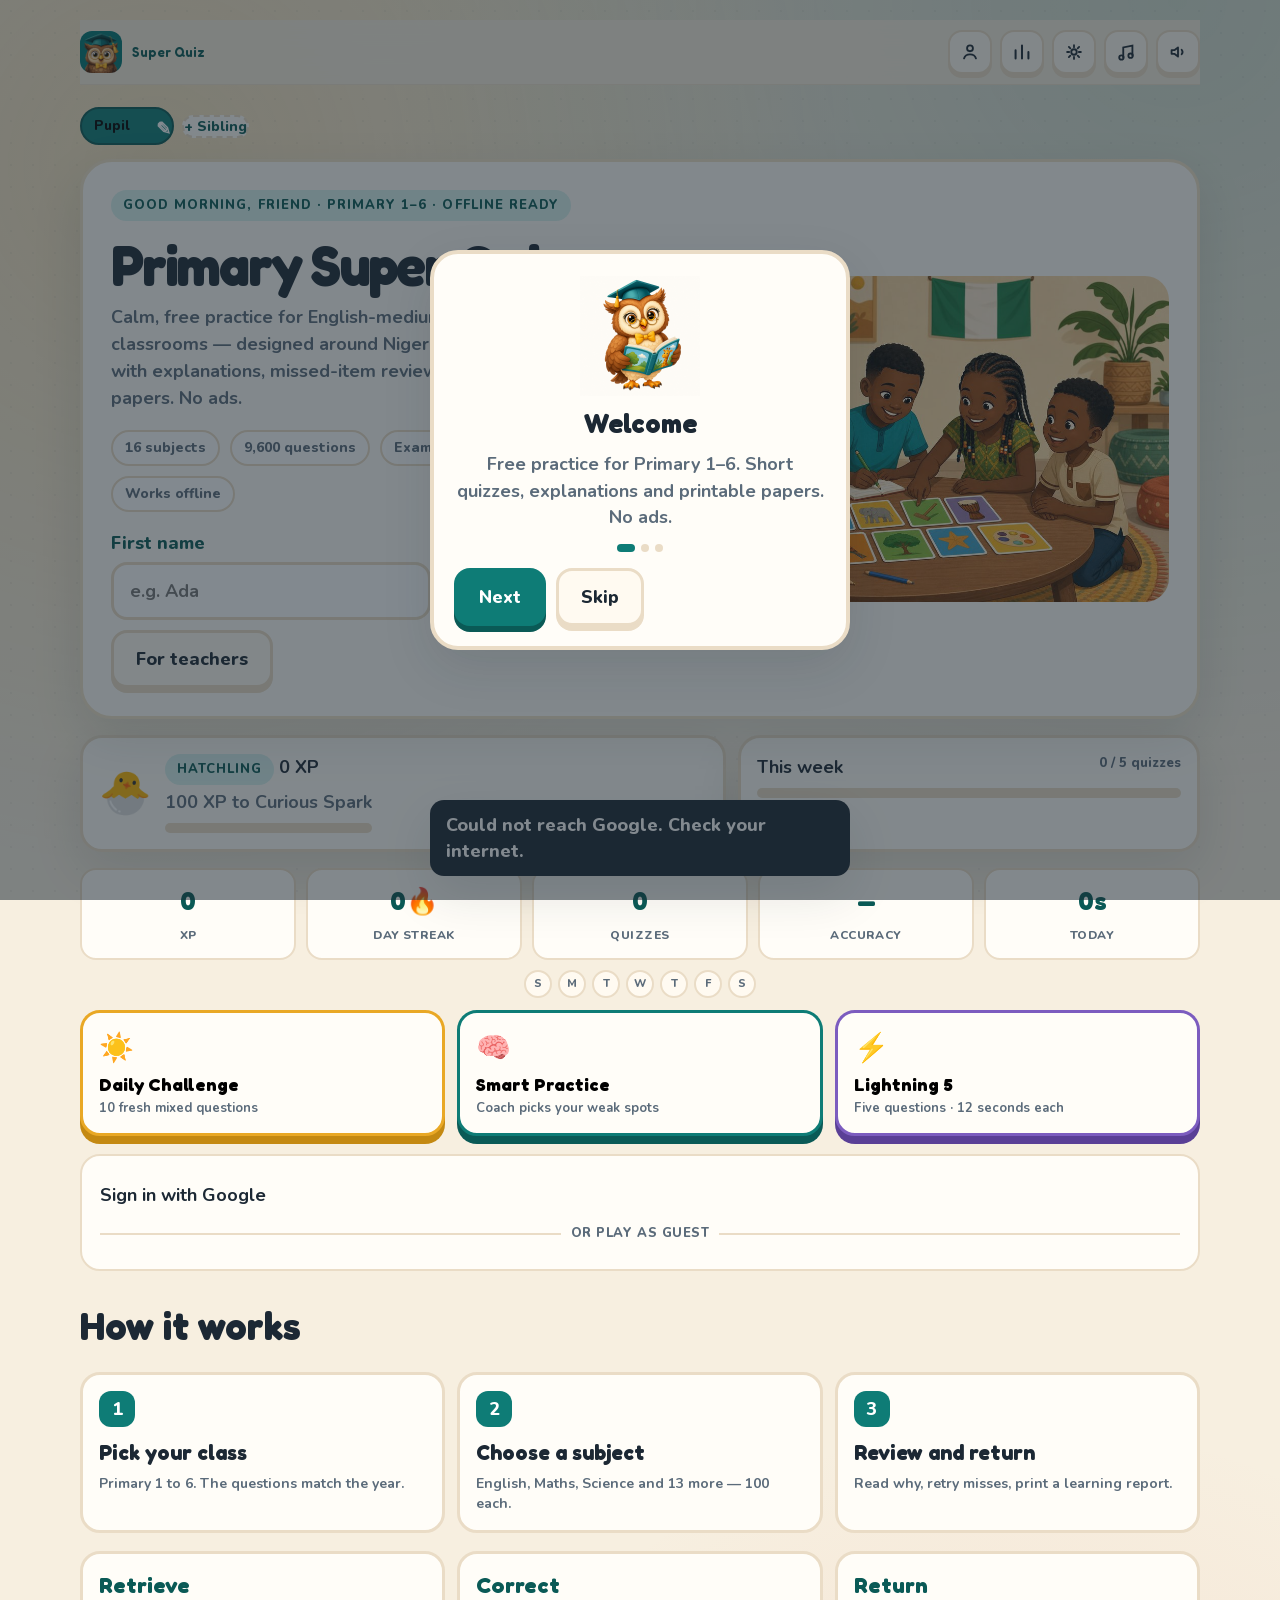
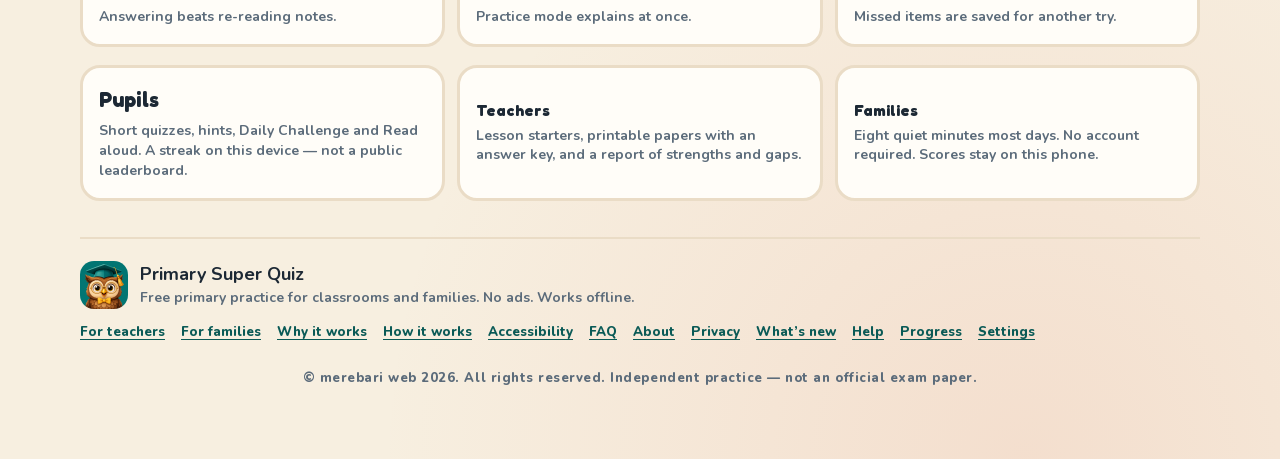
<file: index.html>
<!DOCTYPE html>
<html lang="en-NG">
<head>
  <meta charset="UTF-8">
  <meta name="viewport" content="width=device-width, initial-scale=1, viewport-fit=cover">
  <title>Primary Super Quiz · Primary 1–6 practice for classrooms</title>
  <meta name="description" content="Free English-medium primary practice (Primary 1–6, ages 6–12): 16 subjects, 9,600 questions, explanations, printable papers and teacher reports. Designed for Nigerian classrooms. No ads. Works offline.">
  <meta name="author" content="merebari web">
  <meta name="copyright" content="© merebari web 2026. All rights reserved.">
  <meta name="theme-color" content="#0e7c76">
  <meta name="color-scheme" content="light dark">
  <meta name="format-detection" content="telephone=no">
  <meta name="apple-mobile-web-app-capable" content="yes">
  <meta name="mobile-web-app-capable" content="yes">
  <meta name="apple-mobile-web-app-title" content="Super Quiz">
  <meta name="apple-mobile-web-app-status-bar-style" content="default">
  <link rel="canonical" href="https://merebari7-web.github.io/primary-super-quiz/">
  <meta property="og:type" content="website">
  <meta property="og:locale" content="en_NG">
  <meta property="og:site_name" content="Primary Super Quiz">
  <meta property="og:title" content="Primary Super Quiz · Primary 1–6 practice">
  <meta property="og:description" content="Free classroom practice: 9,600 questions, explanations, printable papers and learning reports. No ads. Works offline.">
  <meta property="og:url" content="https://merebari7-web.github.io/primary-super-quiz/">
  <meta property="og:image" content="https://merebari7-web.github.io/primary-super-quiz/images/og.jpg">
  <meta name="twitter:card" content="summary_large_image">
  <meta name="twitter:title" content="Primary Super Quiz · Primary 1–6 practice">
  <meta name="twitter:description" content="Free classroom practice: 9,600 questions, printable papers, no ads, works offline.">
  <meta name="twitter:image" content="https://merebari7-web.github.io/primary-super-quiz/images/og.jpg">
  <link rel="manifest" href="manifest.json">
  <link rel="icon" href="images/favicon-32.png" type="image/png" sizes="32x32">
  <link rel="icon" href="images/favicon.png" type="image/png" sizes="48x48">
  <link rel="icon" href="images/icon-192.png" type="image/png" sizes="192x192">
  <link rel="apple-touch-icon" href="images/apple-touch.png" sizes="180x180">
  <link rel="apple-touch-startup-image" href="images/splash-1170.png">
  <link rel="preconnect" href="https://accounts.google.com">
  <link rel="preload" href="fonts/nunito-700.woff2" as="font" type="font/woff2" crossorigin>
  <link rel="preload" href="fonts/fredoka-700.woff2" as="font" type="font/woff2" crossorigin>
  <link rel="preload" href="images/icon-192.png" as="image">
  <link rel="stylesheet" href="css/style.css">
  <script>window.psqBootAt=Date.now()</script>
  <style>
    #boot{position:fixed;inset:0;z-index:300;display:grid;place-items:center;align-content:center;gap:12px;text-align:center;background:#f7efe0;color:#0a5a56;font-family:Nunito,"Segoe UI",sans-serif;padding:32px 20px}
    #boot img{width:112px;height:112px;border-radius:28px;object-fit:cover;box-shadow:0 18px 40px rgba(14,124,118,.22)}
    #boot .boot-title{margin:0;font-family:Fredoka,"Trebuchet MS",sans-serif;font-size:28px;font-weight:700}
    #boot .boot-sub{margin:0;font-weight:700;color:#5b6b7a;font-size:16px}
    #boot .spinner{width:42px;height:42px;border:4px solid #eadcc6;border-top-color:#0e7c76;border-radius:50%;animation:psq-spin .7s linear infinite}
    #boot.out{opacity:0;pointer-events:none;transition:opacity .4s ease}
    @keyframes psq-spin{to{transform:rotate(360deg)}}
    @media (prefers-color-scheme:dark){
      #boot{background:#121820;color:#3ecfc6}
      #boot .boot-sub{color:#9aabbb}
      #boot .spinner{border-color:#2c3a4a;border-top-color:#3ecfc6}
    }
    @media (prefers-reduced-motion:reduce){#boot .spinner{animation:none}#boot.out{transition:none}}
  </style>
  <script type="application/ld+json">
  {
    "@context": "https://schema.org",
    "@type": "WebApplication",
    "name": "Primary Super Quiz",
    "url": "https://merebari7-web.github.io/primary-super-quiz/",
    "description": "Free English-medium primary practice for Primary 1–6: 16 subjects, 9,600 questions, explanations and printable teacher reports.",
    "applicationCategory": "EducationalApplication",
    "operatingSystem": "Any",
    "inLanguage": "en-NG",
    "isAccessibleForFree": true,
    "offers": { "@type": "Offer", "price": "0", "priceCurrency": "NGN" },
    "creator": { "@type": "Organization", "name": "merebari web" },
    "audience": [
      { "@type": "EducationalAudience", "educationalRole": "student" },
      { "@type": "EducationalAudience", "educationalRole": "teacher" }
    ]
  }
  </script>
  <script type="application/ld+json">
  {
    "@context": "https://schema.org",
    "@type": "FAQPage",
    "mainEntity": [
      {
        "@type": "Question",
        "name": "Is Primary Super Quiz free?",
        "acceptedAnswer": { "@type": "Answer", "text": "Yes. Pupils and teachers may use the live quiz. Do not copy or republish the questions or pictures." }
      },
      {
        "@type": "Question",
        "name": "Does it work without internet?",
        "acceptedAnswer": { "@type": "Answer", "text": "After the first visit, the app and saved questions stay on the device." }
      },
      {
        "@type": "Question",
        "name": "Is this an official exam?",
        "acceptedAnswer": { "@type": "Answer", "text": "No. It is practice only, not an official NERDC or common-entrance paper." }
      }
    ]
  }
  </script>
</head>
<body>
  <a class="skip-link" href="#app">Skip to content</a>
  <div id="boot" role="status" aria-live="polite" aria-label="Loading Primary Super Quiz">
    <img src="images/icon-192.png" width="112" height="112" alt="">
    <p class="boot-title">Primary Super Quiz</p>
    <p class="boot-sub">Getting the classroom ready…</p>
    <div class="spinner" aria-hidden="true"></div>
  </div>
  <div id="app" tabindex="-1" role="main"></div>
  <canvas id="confetti" aria-hidden="true"></canvas>
  <noscript>
    <main class="wrap">
      <h1>Primary Super Quiz</h1>
      <p>This practice site needs JavaScript. Turn it on to play 9,600 Nigerian Primary 1–6 questions.</p>
    </main>
  </noscript>
  <script src="js/config.js"></script>
  <script src="js/app.js"></script>
</body>
</html>
</file>
<file: css/style.css>
@font-face {
  font-family: "Fredoka";
  font-style: normal;
  font-weight: 600;
  font-display: swap;
  src: url("../fonts/fredoka-600.woff2") format("woff2");
}
@font-face {
  font-family: "Fredoka";
  font-style: normal;
  font-weight: 700;
  font-display: swap;
  src: url("../fonts/fredoka-700.woff2") format("woff2");
}
@font-face {
  font-family: "Nunito";
  font-style: normal;
  font-weight: 700;
  font-display: swap;
  src: url("../fonts/nunito-700.woff2") format("woff2");
}
@font-face {
  font-family: "Nunito";
  font-style: normal;
  font-weight: 800;
  font-display: swap;
  src: url("../fonts/nunito-800.woff2") format("woff2");
}

:root {
  --cream: #f7efe0;
  --paper: #fffaf1;
  --ink: #1c2834;
  --muted: #5b6b7a;
  --line: #eadcc6;
  --teal: #0e7c76;
  --teal-dark: #0a5a56;
  --teal-soft: #d7f1ee;
  --sun: #e9a825;
  --sun-soft: #ffe9b5;
  --coral: #e07a5f;
  --coral-soft: #fde4dc;
  --leaf: #3d8b6e;
  --sky: #3d8ea8;
  --indigo: #3d4f8b;
  --card: #fffdf8;
  --shadow: 0 18px 50px rgba(28, 40, 52, 0.12);
  --radius: 22px;
  --font-ui: "Nunito", "Segoe UI", "Helvetica Neue", sans-serif;
  --font-display: "Fredoka", "Trebuchet MS", "Segoe UI", sans-serif;
}

* { box-sizing: border-box; margin: 0; padding: 0; }

html { scroll-behavior: smooth; }
html, body {
  min-height: 100%;
  background: var(--cream);
  color: var(--ink);
  font-family: var(--font-ui);
  font-size: 18px;
  line-height: 1.45;
}
::selection { background: var(--teal-soft); color: var(--teal-dark); }
:focus-visible {
  outline: 3px solid var(--teal);
  outline-offset: 3px;
}
.skip-link {
  position: absolute;
  left: 12px;
  top: -48px;
  z-index: 200;
  background: var(--teal);
  color: #fff;
  font-weight: 800;
  padding: 10px 14px;
  border-radius: 12px;
}
.skip-link:focus { top: 12px; }

body {
  background-image:
    radial-gradient(circle at 12% 8%, rgba(233, 168, 37, 0.18), transparent 32%),
    radial-gradient(circle at 92% 0%, rgba(14, 124, 118, 0.16), transparent 34%),
    radial-gradient(circle at 80% 100%, rgba(224, 122, 95, 0.14), transparent 28%);
}

body::before {
  content: "";
  position: fixed;
  inset: 0;
  pointer-events: none;
  background-image: radial-gradient(rgba(28, 40, 52, 0.045) 1px, transparent 1px);
  background-size: 22px 22px;
  z-index: 0;
}

#app { position: relative; z-index: 1; min-height: 100vh; }

.boot-splash {
  min-height: 100vh;
  min-height: 100dvh;
  display: grid;
  place-items: center;
  align-content: center;
  gap: 10px;
  text-align: center;
  padding: 32px 20px;
}
.boot-mark {
  width: 112px;
  height: 112px;
  border-radius: 28px;
  object-fit: cover;
  box-shadow: var(--shadow);
}
.boot-title {
  font-family: var(--font-display);
  font-size: 28px;
  color: var(--teal-dark);
  font-weight: 700;
}
.boot-sub {
  color: var(--muted);
  font-weight: 700;
  font-size: 16px;
}
@media (prefers-color-scheme: dark) {
  html:not([data-theme="light"]) .boot-title { color: #3ecfc6; }
}

button, input { font-family: inherit; }

button {
  cursor: pointer;
  border: 0;
  background: none;
}

img, canvas#confetti {
  max-width: 100%;
  display: block;
  -webkit-user-drag: none;
  user-select: none;
  -webkit-user-select: none;
  -webkit-touch-callout: none;
  pointer-events: none;
}
.hero-art::after {
  content: "";
  position: absolute;
  inset: 0;
}

.wrap {
  width: min(1120px, calc(100% - 32px));
  margin: 0 auto;
  padding: max(20px, env(safe-area-inset-top)) 0 max(64px, env(safe-area-inset-bottom));
}

.topbar {
  display: flex;
  align-items: center;
  justify-content: space-between;
  gap: 12px;
  margin-bottom: 22px;
  position: sticky;
  top: 0;
  z-index: 30;
  padding: 10px 0;
  background: color-mix(in srgb, var(--cream) 88%, transparent);
  backdrop-filter: blur(12px);
}

.brand {
  display: flex;
  align-items: center;
  gap: 10px;
  font-family: var(--font-display);
  font-weight: 600;
  color: var(--teal-dark);
}

.mascot-float,
.cert-owl,
.result img {
  mix-blend-mode: multiply;
}
.brand img { width: 42px; height: 42px; object-fit: cover; border-radius: 12px; }
.ico-svg { width: 22px; height: 22px; display: block; }

.icon-btn {
  width: 44px;
  height: 44px;
  border-radius: 14px;
  background: var(--paper);
  border: 2px solid var(--line);
  color: var(--ink);
  display: grid;
  place-items: center;
  font-size: 18px;
  box-shadow: 0 4px 0 var(--line);
}

.icon-btn:hover { transform: translateY(-1px); }
.icon-btn:active { transform: translateY(2px); box-shadow: none; }
.icon-btn.off { opacity: 0.38; }

.ghost-row { display: flex; gap: 8px; align-items: center; }

/* HOME */
.hero {
  display: grid;
  grid-template-columns: 1.05fr 0.95fr;
  gap: 28px;
  align-items: center;
  background: var(--card);
  border: 3px solid #f0e2c8;
  border-radius: 32px;
  padding: 28px;
  box-shadow: var(--shadow);
}

.kicker {
  display: inline-flex;
  align-items: center;
  gap: 8px;
  background: var(--teal-soft);
  color: var(--teal-dark);
  font-weight: 800;
  font-size: 13px;
  letter-spacing: 0.08em;
  text-transform: uppercase;
  padding: 6px 12px;
  border-radius: 999px;
  margin-bottom: 14px;
}

h1 {
  font-family: var(--font-display);
  font-size: clamp(34px, 5vw, 56px);
  line-height: 1.05;
  letter-spacing: -0.03em;
  margin-bottom: 10px;
}

.lead { color: var(--muted); font-size: 18px; max-width: 42ch; }

.hero-art {
  position: relative;
  border-radius: 24px;
  overflow: hidden;
  background: #f3e6cf;
  min-height: 260px;
}

.hero-art img {
  width: 100%;
  height: 100%;
  object-fit: cover;
  min-height: 260px;
}

.home-panel {
  margin-top: 18px;
  background: var(--card);
  border: 3px solid var(--line);
  border-radius: 28px;
  padding: 22px;
  box-shadow: var(--shadow);
}

label.field {
  display: block;
  font-weight: 800;
  margin-bottom: 8px;
  color: var(--teal-dark);
}

input[type="text"] {
  width: 100%;
  max-width: 420px;
  border: 3px solid var(--line);
  background: #fff;
  border-radius: 16px;
  padding: 14px 16px;
  font-size: 18px;
  font-weight: 700;
  color: var(--ink);
  outline: none;
}

input[type="text"]:focus { border-color: var(--teal); box-shadow: 0 0 0 4px var(--teal-soft); }

.btn {
  display: inline-flex;
  align-items: center;
  justify-content: center;
  gap: 8px;
  border-radius: 16px;
  padding: 14px 22px;
  font-weight: 800;
  font-size: 18px;
  border: 3px solid transparent;
  transition: transform 0.12s ease, box-shadow 0.12s ease;
}

.btn:hover { transform: translateY(-2px); }
.btn:active { transform: translateY(1px); }

.btn-primary {
  background: var(--teal);
  color: white;
  box-shadow: 0 6px 0 var(--teal-dark);
}

.btn-primary:hover { background: #109089; }

.btn-sun {
  background: var(--sun);
  color: #3b2a08;
  box-shadow: 0 6px 0 #c48912;
}

.btn-ghost {
  background: var(--paper);
  border-color: var(--line);
  color: var(--ink);
  box-shadow: 0 5px 0 var(--line);
}

.btn-coral {
  background: var(--coral);
  color: white;
  box-shadow: 0 6px 0 #c45d45;
}

.stats {
  display: flex;
  flex-wrap: wrap;
  gap: 10px;
  margin-top: 18px;
}

.chip {
  background: #fff;
  border: 2px solid var(--line);
  border-radius: 999px;
  padding: 6px 12px;
  font-size: 14px;
  font-weight: 800;
  color: var(--muted);
}

.mascot-float {
  width: 92px;
  position: absolute;
  right: 18px;
  top: -28px;
  filter: drop-shadow(0 10px 16px rgba(0,0,0,.12));
}

.panel-rel { position: relative; }

/* GRADE / SUBJECT CARDS */
.section-title {
  font-family: var(--font-display);
  font-size: clamp(26px, 4vw, 38px);
  margin: 8px 0 6px;
}

.sub { color: var(--muted); margin-bottom: 22px; }

.grid-grades {
  display: grid;
  grid-template-columns: repeat(3, 1fr);
  gap: 16px;
}

.grid-subjects {
  display: grid;
  grid-template-columns: repeat(auto-fill, minmax(210px, 1fr));
  gap: 14px;
}
.subj-wrap {
  position: relative;
  min-width: 0;
  display: flex;
}
.subj-wrap .subject-card { width: 100%; }
.subject-card { min-height: 118px; padding: 16px; }
.subject-card h3 { font-size: 18px; line-height: 1.2; }
.mastery {
  height: 6px;
  border-radius: 99px;
  background: var(--line);
  margin-top: 10px;
  overflow: hidden;
}
.mastery > i {
  display: block;
  height: 100%;
  background: var(--accent, var(--teal));
  border-radius: inherit;
}
.length-grid {
  display: grid;
  grid-template-columns: repeat(auto-fit, minmax(150px, 1fr));
  gap: 12px;
  margin: 18px 0 8px;
}
.length-btn {
  flex-direction: column;
  min-height: 96px;
  gap: 4px;
}
.length-btn strong { font-size: 28px; font-family: var(--font-display); }
.length-btn em {
  font-style: normal;
  font-size: 12px;
  font-weight: 800;
  color: var(--muted);
}
.length-btn.btn-primary em { color: inherit; opacity: 0.85; }

.card-btn {
  text-align: left;
  background: var(--card);
  border: 3px solid var(--line);
  border-radius: var(--radius);
  padding: 20px;
  box-shadow: 0 10px 0 rgba(234, 220, 198, 0.8);
  min-height: 132px;
  color: inherit;
  width: 100%;
}

.card-btn:hover { transform: translateY(-3px); }
.card-btn:active { transform: translateY(4px); box-shadow: none; }

.grade-no {
  font-family: var(--font-display);
  font-size: 42px;
  line-height: 1;
  margin-bottom: 6px;
}
.grade-meta {
  font-size: 13px;
  font-weight: 800;
  color: var(--teal-dark);
  margin-top: 8px;
}

.card-btn h3 {
  font-family: var(--font-display);
  font-size: 24px;
  margin-bottom: 4px;
}

.card-btn p { color: var(--muted); font-size: 15px; }

.g1 { --accent: var(--coral); }
.g2 { --accent: var(--sun); }
.g3 { --accent: var(--leaf); }
.g4 { --accent: var(--teal); }
.g5 { --accent: var(--sky); }
.g6 { --accent: var(--indigo); }

.grade-no, .subj-icon { color: var(--accent); }

.subj-icon {
  width: 52px;
  height: 52px;
  border-radius: 16px;
  display: grid;
  place-items: center;
  background: color-mix(in srgb, var(--accent) 16%, white);
  font-size: 26px;
  margin-bottom: 12px;
}

.mix-card {
  grid-column: 1 / -1;
  display: flex;
  align-items: center;
  justify-content: space-between;
  gap: 16px;
  background: linear-gradient(135deg, #0e7c76, #3d8b6e);
  color: white;
  border-color: #0a5a56;
  box-shadow: 0 10px 0 #0a5a56;
}

.mix-card p { color: rgba(255,255,255,.85); }
.mix-card h3 { font-size: 28px; }

.teacher-row {
  margin-top: 22px;
  padding: 16px;
  border: 2px dashed var(--line);
  border-radius: 18px;
  display: flex;
  flex-wrap: wrap;
  gap: 12px;
  align-items: center;
  justify-content: space-between;
  background: rgba(255,255,255,.45);
}

/* QUIZ */
.quiz-head {
  display: flex;
  align-items: center;
  justify-content: space-between;
  gap: 12px;
  margin-bottom: 14px;
}

.progress-meta {
  font-weight: 800;
  color: var(--teal-dark);
}

.bar {
  height: 12px;
  background: #efe3cf;
  border-radius: 999px;
  overflow: hidden;
  margin-bottom: 18px;
}

.bar > span {
  display: block;
  height: 100%;
  background: linear-gradient(90deg, var(--teal), #49c2a5);
  border-radius: 999px;
  width: 0;
  transition: width 0.35s ease;
}

.q-card {
  background: var(--card);
  border: 3px solid var(--line);
  border-radius: 28px;
  padding: 26px 24px 22px;
  box-shadow: var(--shadow);
}

.q-label {
  font-size: 13px;
  font-weight: 800;
  letter-spacing: 0.08em;
  text-transform: uppercase;
  color: var(--teal);
  margin-bottom: 10px;
}

.question {
  font-family: var(--font-display);
  font-size: clamp(22px, 3.4vw, 32px);
  line-height: 1.25;
  margin-bottom: 18px;
}

.options { display: grid; gap: 10px; }

.opt {
  display: flex;
  align-items: center;
  gap: 12px;
  width: 100%;
  text-align: left;
  background: #fff;
  border: 3px solid var(--line);
  border-radius: 16px;
  padding: 12px 14px;
  font-size: 18px;
  font-weight: 700;
  color: var(--ink);
  box-shadow: 0 4px 0 var(--line);
}

.opt:hover:not(:disabled) { border-color: var(--teal); }

.opt:disabled { cursor: default; }

.badge {
  width: 36px;
  height: 36px;
  flex: 0 0 36px;
  border-radius: 12px;
  background: var(--sun-soft);
  color: #6a4a10;
  display: grid;
  place-items: center;
  font-weight: 800;
}

.opt.correct {
  background: #e5f7ee;
  border-color: #2f9e68;
  box-shadow: 0 4px 0 #2f9e68;
}

.opt.wrong {
  background: #fde8e4;
  border-color: #d4573e;
  box-shadow: 0 4px 0 #d4573e;
}

.opt.dim { opacity: 0.55; }

.feedback {
  margin-top: 16px;
  padding: 14px 16px;
  border-radius: 16px;
  font-weight: 700;
}

.feedback.ok { background: #e5f7ee; color: #1e6b45; }
.feedback.no { background: #fde8e4; color: #8a2f1f; }

.quiz-actions {
  display: flex;
  justify-content: flex-end;
  margin-top: 16px;
}

/* RESULTS */
.result {
  text-align: center;
  background: var(--card);
  border: 3px solid var(--line);
  border-radius: 32px;
  padding: 36px 22px;
  box-shadow: var(--shadow);
}

.result img.trophy { width: min(180px, 50vw); margin: 0 auto 8px; }
.result img.stars { width: min(280px, 70vw); margin: 0 auto 8px; }

.score-num {
  font-family: var(--font-display);
  font-size: clamp(40px, 8vw, 72px);
  line-height: 1;
}

.letter-mark {
  width: 72px;
  height: 72px;
  margin: 10px auto 4px;
  display: grid;
  place-items: center;
  border-radius: 20px;
  background: var(--teal);
  color: #fff;
  font-family: var(--font-display);
  font-size: 36px;
  line-height: 1;
  box-shadow: 0 8px 0 var(--teal-dark);
}
.letter-label {
  font-weight: 800;
  color: var(--teal-dark);
  margin-bottom: 8px;
}
.metric-grid {
  display: grid;
  grid-template-columns: repeat(4, 1fr);
  gap: 8px;
  margin: 14px 0 10px;
  text-align: center;
}
.metric-grid div {
  background: var(--paper);
  border: 2px solid var(--line);
  border-radius: 16px;
  padding: 10px 6px;
}
.metric-grid b {
  display: block;
  font-family: var(--font-display);
  font-size: 22px;
}
.metric-grid span {
  font-size: 12px;
  font-weight: 800;
  color: var(--muted);
}
.setup-meta {
  display: flex;
  flex-wrap: wrap;
  gap: 8px;
  margin-top: 12px;
}
.setup-meta span {
  background: var(--teal-soft);
  color: var(--teal-dark);
  font-weight: 800;
  font-size: 13px;
  padding: 6px 10px;
  border-radius: 999px;
}
.set-head {
  margin: 28px 0 8px;
  font-weight: 800;
  font-size: 13px;
  letter-spacing: 0.08em;
  text-transform: uppercase;
  color: var(--teal-dark);
}
.empty-state {
  background: var(--card);
  border: 2px dashed var(--line);
  border-radius: 22px;
  padding: 22px 18px;
  text-align: center;
  margin: 8px 0 18px;
}
.empty-state strong { display: block; font-size: 20px; margin-bottom: 6px; }
.empty-state p { color: var(--muted); font-weight: 700; margin-bottom: 14px; }

.score-msg { color: var(--muted); max-width: 40ch; margin: 8px auto 22px; }

.actions {
  display: flex;
  flex-wrap: wrap;
  gap: 10px;
  justify-content: center;
}

/* REVIEW */
.review-item {
  background: var(--card);
  border: 2px solid var(--line);
  border-radius: 18px;
  padding: 16px;
  margin-bottom: 12px;
}

.review-item h4 { margin-bottom: 8px; }
.tag {
  display: inline-block;
  font-size: 12px;
  font-weight: 800;
  padding: 3px 8px;
  border-radius: 999px;
  margin-bottom: 8px;
}
.tag.ok { background: #e5f7ee; color: #1e6b45; }
.tag.no { background: #fde8e4; color: #8a2f1f; }
.review-opts { display: grid; gap: 6px; margin: 8px 0 4px; }
.rev-opt {
  display: flex;
  gap: 8px;
  align-items: flex-start;
  padding: 8px 10px;
  border-radius: 12px;
  border: 2px solid var(--line);
  background: var(--paper);
  font-size: 15px;
}
.rev-opt b {
  flex: 0 0 22px;
  color: var(--muted);
}
.rev-opt.good { border-color: #1e6b45; background: #e5f7ee; }
.rev-opt.bad { border-color: #8a2f1f; background: #fde8e4; }

/* CERTIFICATE */
.certificate {
  background: #fffdf6;
  border: 10px double #0e7c76;
  border-radius: 12px;
  padding: 36px 28px;
  text-align: center;
  position: relative;
  overflow: hidden;
}

.certificate::before, .certificate::after {
  content: "";
  position: absolute;
  width: 140px; height: 140px;
  border-radius: 50%;
  background: rgba(233, 168, 37, 0.16);
}
.certificate::before { top: -50px; left: -40px; }
.certificate::after { bottom: -60px; right: -30px; background: rgba(14,124,118,.14); }

.cert-inner { position: relative; }
.cert-kicker { letter-spacing: 0.28em; text-transform: uppercase; font-weight: 800; color: var(--teal); font-size: 12px; }
.certificate h2 {
  font-family: var(--font-display);
  font-size: clamp(28px, 5vw, 44px);
  margin: 8px 0 4px;
}
.script-name {
  font-family: "Georgia", "Times New Roman", serif;
  font-size: clamp(28px, 5vw, 42px);
  color: var(--coral);
  margin: 10px 0;
}
.cert-owl { width: 110px; margin: 0 auto 8px; }
.cert-grade {
  width: 64px;
  height: 64px;
  margin: 12px auto 4px;
  display: grid;
  place-items: center;
  border-radius: 18px;
  background: var(--teal);
  color: #fff;
  font-family: var(--font-display);
  font-size: 32px;
  box-shadow: 0 6px 0 var(--teal-dark);
}

/* PRINT EXAM */
.exam {
  background: white;
  color: #111;
  padding: 8px;
}
.exam-head { text-align: center; margin-bottom: 16px; border-bottom: 2px solid #111; padding-bottom: 10px; }
.exam-block {
  margin: 18px 0 10px;
  border-bottom: 1px solid #ccc;
  padding-bottom: 4px;
}
.exam h2 { font-family: var(--font-display); }
.exam-q { margin: 0 0 16px; page-break-inside: avoid; }
.exam-q p { font-weight: 700; margin-bottom: 6px; }
.exam-opt { margin-left: 8px; }
.exam-meta { display: flex; justify-content: space-between; gap: 12px; font-size: 14px; margin: 8px 0 16px; }
.answer-key { page-break-before: always; }
.key-grid { display: grid; grid-template-columns: repeat(2, 1fr); gap: 8px 18px; font-size: 14px; }

#confetti {
  position: fixed;
  inset: 0;
  width: 100%;
  height: 100%;
  pointer-events: none;
  z-index: 50;
}

.sr-only {
  position: absolute;
  width: 1px; height: 1px;
  overflow: hidden;
  clip: rect(0 0 0 0);
}

@media (max-width: 800px) {
  .hero { grid-template-columns: 1fr; padding: 18px; }
  .hero-art { order: -1; }
  .grid-grades, .grid-subjects { grid-template-columns: 1fr 1fr; }
  .mix-card { flex-direction: column; align-items: flex-start; }
}

@media (max-width: 520px) {
  .grid-grades { grid-template-columns: 1fr; }
  .wrap { width: min(1080px, calc(100% - 20px)); padding-top: 16px; }
  .opt { font-size: 16px; }
}

@media print {
  body { background: white; }
  body::before, #confetti, .no-print, .loading-overlay, #boot, .boot-splash, .fav-pin { display: none !important; }
  .wrap { width: 100%; padding: 0; }
  .certificate { box-shadow: none; }
}

.loading-overlay {
  position: fixed;
  inset: 0;
  z-index: 90;
  display: grid;
  place-items: center;
  align-content: center;
  gap: 14px;
  background: color-mix(in srgb, var(--cream) 88%, transparent);
  backdrop-filter: blur(8px);
  font-weight: 800;
  color: var(--teal-dark);
  text-align: center;
  padding: 24px;
}
.loading-overlay .boot-mark { width: 72px; height: 72px; border-radius: 20px; }
.loading-overlay p { margin: 0; max-width: 22em; }
.spinner {
  width: 42px;
  height: 42px;
  border: 4px solid var(--line);
  border-top-color: var(--teal);
  border-radius: 50%;
  animation: psq-spin .7s linear infinite;
}
@keyframes psq-spin { to { transform: rotate(360deg); } }
html.calm .spinner { animation: none; opacity: 0.7; }

@media (prefers-reduced-motion: reduce) {
  * { transition: none !important; animation: none !important; }
}

html[data-theme="dark"] {
  --cream: #121820;
  --paper: #1b2430;
  --ink: #e8eef4;
  --muted: #9aabbb;
  --line: #2c3a4a;
  --teal: #3ecfc6;
  --teal-dark: #1a8f88;
  --teal-soft: #163a3a;
  --sun: #f0b83a;
  --sun-soft: #3a2f14;
  --coral: #f08a72;
  --coral-soft: #3a221c;
  --leaf: #5cbc96;
  --sky: #6eb8ce;
  --indigo: #8aa0e0;
  --card: #18222e;
  --shadow: 0 18px 50px rgba(0, 0, 0, 0.35);
}
html[data-theme="dark"] body {
  background-image:
    radial-gradient(circle at 12% 8%, rgba(62, 207, 198, 0.1), transparent 32%),
    radial-gradient(circle at 92% 0%, rgba(240, 184, 58, 0.08), transparent 34%);
}
html[data-theme="dark"] .hero-art { background: #243140; }
html[data-theme="dark"] input[type="text"],
html[data-theme="dark"] .opt { background: #121820; color: var(--ink); }
html[data-theme="dark"] .opt.correct { background: #143326; }
html[data-theme="dark"] .opt.wrong { background: #3a1c18; }
html[data-theme="dark"] .certificate { background: #18222e; }
html[data-theme="dark"] .rev-opt.good { background: #143326; }
html[data-theme="dark"] .rev-opt.bad { background: #3a1c18; }
html[data-theme="dark"] .fav-pin.on { color: var(--sun); }

html.large { font-size: 22px; }
html.readable, html.readable body { letter-spacing: 0.02em; line-height: 1.7; }
html.readable .question, html.readable .prose, html.readable .feedback { line-height: 1.65; }
html.readable .opt { line-height: 1.5; }
.explain-label { margin: 8px 0 0; }
.explain-label .kicker { display: block; margin-bottom: 4px; }

.home-stats {
  display: grid;
  grid-template-columns: repeat(5, 1fr);
  gap: 10px;
  margin: 16px 0 4px;
}
.stat-tile {
  background: var(--card);
  border: 2px solid var(--line);
  border-radius: 16px;
  padding: 12px;
  text-align: center;
}
.stat-tile b {
  display: block;
  font-family: var(--font-display);
  font-size: 26px;
  color: var(--teal-dark);
}
.stat-tile span { font-size: 12px; font-weight: 800; color: var(--muted); letter-spacing: .04em; text-transform: uppercase; }

.home-actions { display: flex; flex-wrap: wrap; gap: 10px; margin-top: 16px; }

.filter-row {
  display: flex;
  flex-wrap: wrap;
  gap: 8px;
  margin-bottom: 16px;
}
.filter-chip {
  border: 2px solid var(--line);
  background: var(--paper);
  border-radius: 999px;
  padding: 6px 12px;
  font-weight: 800;
  font-size: 14px;
  color: var(--muted);
}
.filter-chip.on {
  background: var(--teal);
  color: white;
  border-color: var(--teal-dark);
}

.mode-grid {
  display: grid;
  grid-template-columns: repeat(3, 1fr);
  gap: 12px;
  margin: 8px 0 18px;
}
.mode-card {
  text-align: left;
  background: var(--card);
  border: 3px solid var(--line);
  border-radius: 18px;
  padding: 14px;
  box-shadow: 0 6px 0 var(--line);
}
.mode-card.on {
  border-color: var(--teal);
  box-shadow: 0 6px 0 var(--teal-dark);
}
.mode-card h4 { font-family: var(--font-display); margin-bottom: 4px; }
.mode-card p { font-size: 13px; color: var(--muted); }

.timer-wrap {
  display: flex;
  align-items: center;
  gap: 8px;
  font-weight: 800;
  color: var(--teal-dark);
}
.timer-wrap.warn { color: var(--coral); }
.combo {
  background: var(--sun-soft);
  color: #6a4a10;
  font-weight: 800;
  font-size: 13px;
  padding: 4px 10px;
  border-radius: 999px;
}

.lifelines { display: flex; gap: 8px; margin-top: 12px; flex-wrap: wrap; }
.life {
  border: 2px solid var(--line);
  background: var(--paper);
  border-radius: 12px;
  padding: 8px 12px;
  font-weight: 800;
  font-size: 14px;
}
.life:disabled { opacity: .4; }
.life-speak {
  background: var(--teal-soft);
  border-color: var(--teal);
  color: var(--teal-dark);
}

.dash-grid {
  display: grid;
  grid-template-columns: repeat(auto-fill, minmax(88px, 1fr));
  gap: 8px;
  margin-top: 10px;
}
.dash-cell {
  background: var(--card);
  border: 2px solid var(--line);
  border-radius: 12px;
  padding: 8px 6px;
  text-align: center;
  font-size: 11px;
  font-weight: 800;
  width: 100%;
  font-family: inherit;
  color: inherit;
}
button.dash-cell:hover { border-color: var(--teal); transform: translateY(-2px); }
.dash-cell .ico { font-size: 18px; display: block; }
.stars-mini { color: var(--sun); letter-spacing: -1px; }

.badge-grid {
  display: grid;
  grid-template-columns: repeat(auto-fill, minmax(160px, 1fr));
  gap: 10px;
  margin-top: 12px;
}
.badge-card {
  background: var(--card);
  border: 2px solid var(--line);
  border-radius: 16px;
  padding: 12px;
}
.badge-card.off { opacity: .45; filter: grayscale(1); }
.badge-card .bi { font-size: 28px; }
.badge-card h4 { font-size: 15px; margin: 4px 0 2px; }
.badge-card p { font-size: 12px; color: var(--muted); }

.settings-list { display: grid; gap: 10px; margin-top: 12px; }
.set-row {
  display: flex;
  justify-content: space-between;
  align-items: center;
  background: var(--card);
  border: 2px solid var(--line);
  border-radius: 16px;
  padding: 12px 14px;
  font-weight: 800;
}
.toggle {
  width: 52px; height: 30px; border-radius: 999px;
  background: #cfc0a8; position: relative; border: 0;
}
.toggle.on { background: var(--teal); }
.toggle i {
  position: absolute; top: 3px; left: 3px;
  width: 24px; height: 24px; border-radius: 50%; background: white;
  transition: left .15s ease;
}
.toggle.on i { left: 25px; }

.toast {
  position: fixed; left: 50%; bottom: 24px; transform: translateX(-50%);
  background: var(--ink); color: white; padding: 12px 16px;
  border-radius: 14px; font-weight: 800; z-index: 80;
  box-shadow: var(--shadow); max-width: min(92vw, 420px);
}

.xp-pop { color: var(--sun); font-weight: 800; }

.ring {
  width: 36px; height: 36px;
}
.search {
  width: 100%;
  border: 3px solid var(--line);
  background: #fff;
  border-radius: 14px;
  padding: 10px 14px;
  font-size: 16px;
  font-weight: 700;
  margin-bottom: 12px;
  color: var(--ink);
}
html[data-theme="dark"] .search { background: #121820; }

.continue-banner {
  background: linear-gradient(135deg, #0e7c76, #3d8b6e);
  color: white;
  border-radius: 20px;
  padding: 16px 18px;
  margin-bottom: 16px;
  display: flex;
  justify-content: space-between;
  align-items: center;
  gap: 12px;
}
.continue-banner p { color: rgba(255,255,255,.85); font-size: 14px; }

.mastery-bar { height: 8px; background: var(--line); border-radius: 99px; overflow: hidden; margin-top: 8px; }
.mastery-bar > i { display: block; height: 100%; background: var(--teal); }

.react-pop {
  position: fixed;
  inset: 0;
  z-index: 70;
  display: grid;
  place-items: center;
  padding: 20px;
  background: rgba(28, 40, 52, 0.45);
  animation: reactFade 0.2s ease;
}
.react-card {
  width: min(340px, 92vw);
  background: #fffdf8;
  border: 4px solid var(--line);
  border-radius: 28px;
  padding: 18px 18px 20px;
  text-align: center;
  box-shadow: 0 22px 50px rgba(0,0,0,.25);
  animation: reactPop 0.45s cubic-bezier(.2, 1.4, .4, 1);
}
.react-pop.yes .react-card { border-color: #2f9e68; }
.react-pop.no .react-card { border-color: #e07a5f; }
.react-card img {
  width: min(220px, 70vw);
  height: auto;
  margin: 0 auto 6px;
  mix-blend-mode: multiply;
}
.react-card h3 {
  font-family: var(--font-display);
  font-size: 32px;
  line-height: 1.1;
  margin: 0 0 4px;
}
.react-pop.yes h3 { color: #1e6b45; }
.react-pop.no h3 { color: #c45d45; }
.react-card p { color: var(--muted); font-weight: 800; margin-bottom: 8px; }
.react-card span {
  display: inline-block;
  font-size: 12px;
  font-weight: 800;
  letter-spacing: .06em;
  text-transform: uppercase;
  color: var(--muted);
}
html[data-theme="dark"] .react-card { background: #18222e; }
html[data-theme="dark"] .react-card img { mix-blend-mode: normal; }
@keyframes reactPop {
  0% { transform: scale(0.6) translateY(24px); opacity: 0; }
  70% { transform: scale(1.06) translateY(-4px); }
  100% { transform: scale(1) translateY(0); opacity: 1; }
}
@keyframes reactFade {
  from { opacity: 0; }
  to { opacity: 1; }
}

.net-banner, .pause-banner {
  background: #3d4f8b;
  color: #fff;
  font-weight: 800;
  text-align: center;
  padding: 8px 12px;
  border-radius: 12px;
  margin-bottom: 12px;
  font-size: 14px;
}
.pause-banner { background: var(--sun); color: #3b2a08; }
.split-bar {
  height: 12px;
  background: #fde8e4;
  border-radius: 99px;
  overflow: hidden;
  margin: 12px auto 0;
  max-width: 280px;
}
.split-bar > i {
  display: block; height: 100%;
  background: linear-gradient(90deg, #2f9e68, #49c2a5);
}
html.contrast {
  --cream: #fff;
  --paper: #fff;
  --card: #fff;
  --ink: #000;
  --muted: #222;
  --line: #000;
  --teal: #005555;
}
html.contrast, html.contrast body { background: #fff; color: #000; }
html.contrast .opt, html.contrast .card-btn, html.contrast .btn {
  border-width: 3px;
  border-color: #000;
}

.site-foot {
  text-align: center;
  margin: 28px 0 8px;
  color: var(--muted);
  font-size: 13px;
  font-weight: 800;
  letter-spacing: 0.04em;
}
.cert-copy {
  margin-top: 22px;
  font-size: 12px;
  font-weight: 800;
  letter-spacing: 0.08em;
  color: #6b7c86;
  text-transform: uppercase;
}

@media (max-width: 700px) {
  .mode-grid { grid-template-columns: 1fr; }
  .home-stats { grid-template-columns: 1fr 1fr; }
}

.avatar-btn {
  width: 40px; height: 40px; padding: 0; border: 3px solid var(--line);
  border-radius: 50%; overflow: hidden; background: #fff; cursor: pointer;
}
.avatar-btn img { width: 100%; height: 100%; object-fit: cover; display: block; }

.signed-box {
  display: flex; align-items: center; gap: 12px; flex-wrap: wrap;
  background: var(--wash, #f3f7f6); border: 3px solid var(--line);
  border-radius: 18px; padding: 12px 14px; margin-bottom: 14px;
}
.signed-pic { width: 48px; height: 48px; border-radius: 50%; object-fit: cover; background: #ddd; }
.or-line {
  display: flex; align-items: center; gap: 10px; margin: 16px 0 10px;
  color: var(--muted); font-weight: 800; font-size: 13px; text-transform: uppercase; letter-spacing: .04em;
}
.or-line::before, .or-line::after { content: ""; flex: 1; height: 2px; background: var(--line); }
.or-line span { white-space: nowrap; }
.google-slot { min-height: 0; margin: 4px 0 8px; }
.google-fake {
  display: inline-flex; align-items: center; gap: 10px;
  background: #fff; color: #1f1f1f; border: 1px solid #747775;
  border-radius: 999px; padding: 10px 18px; font-weight: 700; font-size: 15px;
  cursor: pointer; font-family: inherit;
}
.google-fake:hover { background: #f7f8f8; }
.g-icon {
  width: 18px; height: 18px; display: inline-block;
  background: url("data:image/svg+xml,%3Csvg xmlns='http://www.w3.org/2000/svg' viewBox='0 0 48 48'%3E%3Cpath fill='%23EA4335' d='M24 9.5c3.54 0 6.71 1.22 9.21 3.6l6.85-6.85C35.9 2.38 30.47 0 24 0 14.62 0 6.51 5.38 2.56 13.22l7.98 6.19C12.43 13.72 17.74 9.5 24 9.5z'/%3E%3Cpath fill='%234285F4' d='M46.98 24.55c0-1.57-.15-3.09-.38-4.55H24v9.02h12.94c-.58 2.96-2.26 5.48-4.78 7.18l7.73 6c4.51-4.18 7.09-10.36 7.09-17.65z'/%3E%3Cpath fill='%23FBBC05' d='M10.53 28.59c-.48-1.45-.76-2.99-.76-4.59s.27-3.14.76-4.59l-7.98-6.19C.92 16.46 0 20.12 0 24c0 3.88.92 7.54 2.56 10.78l7.97-6.19z'/%3E%3Cpath fill='%2334A853' d='M24 48c6.48 0 11.93-2.13 15.89-5.81l-7.73-6c-2.15 1.45-4.92 2.3-8.16 2.3-6.26 0-11.57-4.22-13.47-9.91l-7.98 6.19C6.51 42.62 14.62 48 24 48z'/%3E%3C/svg%3E") center/contain no-repeat;
}
code { font-size: 12px; background: var(--line); padding: 2px 6px; border-radius: 6px; }

.home-grid {
  display: grid;
  grid-template-columns: 1.4fr 1fr;
  gap: 12px;
  margin: 16px 0 10px;
}
.rank-card, .week-card {
  background: var(--card);
  border: 3px solid var(--line);
  border-radius: 22px;
  padding: 16px;
  box-shadow: var(--shadow);
}
.rank-card { display: flex; gap: 14px; align-items: center; }
.rank-ico { font-size: 42px; line-height: 1; }
.xp-track {
  height: 10px;
  background: var(--line);
  border-radius: 99px;
  overflow: hidden;
}
.xp-track > i {
  display: block; height: 100%;
  background: linear-gradient(90deg, var(--teal), #49c2a5);
  border-radius: 99px;
}
.xp-track.week > i { background: linear-gradient(90deg, var(--sun), #f0c14b); }
.week-top { display: flex; justify-content: space-between; font-weight: 800; margin-bottom: 8px; }
.week-top span { color: var(--muted); font-size: 13px; }

.play-row {
  display: grid;
  grid-template-columns: 1fr 1fr 1fr;
  gap: 12px;
  margin: 12px 0 4px;
}
.play-tile {
  text-align: left;
  background: var(--card);
  border: 3px solid var(--line);
  border-radius: 20px;
  padding: 16px;
  box-shadow: 0 8px 0 var(--line);
}
.play-tile span { font-size: 28px; display: block; margin-bottom: 6px; }
.play-tile strong { display: block; font-family: var(--font-display); font-size: 18px; }
.play-tile p { color: var(--muted); font-size: 13px; font-weight: 700; margin-top: 4px; }
.play-tile.daily { border-color: #e9a825; box-shadow: 0 8px 0 #c48912; }
.play-tile.smart { border-color: var(--teal); box-shadow: 0 8px 0 var(--teal-dark); }
.play-tile.bolt { border-color: #7c5cbf; box-shadow: 0 8px 0 #5a3f96; }
.play-tile:hover { transform: translateY(-2px); }
.hint-box {
  margin-top: 12px;
  background: #fff6d8;
  border: 2px dashed #e0b83a;
  border-radius: 14px;
  padding: 10px 12px;
  font-weight: 800;
  color: #5a4308;
  font-size: 15px;
}
.install-bar {
  display: flex;
  align-items: center;
  justify-content: space-between;
  gap: 12px;
  background: var(--teal-soft);
  border: 2px solid var(--teal);
  border-radius: 16px;
  padding: 10px 12px;
  margin-bottom: 12px;
  font-weight: 800;
}

.streak-dots {
  display: flex; gap: 6px; justify-content: center; margin: 10px 0 4px;
}
.streak-dots .dot {
  width: 28px; height: 28px; border-radius: 50%;
  display: grid; place-items: center;
  font-size: 11px; font-weight: 800;
  background: var(--paper); color: var(--muted); border: 2px solid var(--line);
}
.streak-dots .dot.on { background: var(--teal); color: #fff; border-color: var(--teal-dark); }

.rank-up {
  display: inline-block;
  margin: 8px 0;
  padding: 8px 14px;
  border-radius: 999px;
  background: var(--sun-soft);
  color: #6a4a10;
  font-weight: 800;
}

.onboard {
  position: fixed; inset: 0; z-index: 90;
  background: rgba(28,40,52,.55);
  display: grid; place-items: center;
  padding: 20px;
}
.onboard-card {
  width: min(420px, 94vw);
  background: var(--card);
  border: 4px solid var(--line);
  border-radius: 28px;
  padding: 22px 20px 20px;
  text-align: center;
  box-shadow: var(--shadow);
}
.onboard-card img {
  width: 120px; height: 120px; object-fit: contain; margin: 0 auto 8px;
  mix-blend-mode: multiply;
}
.onboard-card h2 { font-family: var(--font-display); margin: 4px 0 8px; }
.onboard-card p { color: var(--muted); font-weight: 700; }
.onboard-dots { display: flex; gap: 6px; justify-content: center; margin: 14px 0; }
.onboard-dots i { width: 8px; height: 8px; border-radius: 50%; background: var(--line); display: block; }
.onboard-dots i.on { background: var(--teal); width: 18px; border-radius: 99px; }
html[data-theme="dark"] .onboard-card img { mix-blend-mode: normal; }

.smart-card {
  grid-column: 1 / -1;
  display: flex; align-items: center; justify-content: space-between; gap: 16px;
  background: linear-gradient(135deg, #3d4f8b, #3d8ea8);
  color: white; border-color: #2a3a6e; box-shadow: 0 10px 0 #2a3a6e;
}
.smart-card p { color: rgba(255,255,255,.85); }
.smart-card h3 { font-size: 24px; }

.key-hint { margin-top: 12px; font-size: 12px; font-weight: 800; color: var(--muted); }

.report-table {
  width: 100%; border-collapse: collapse; font-size: 14px;
}
.report-table th, .report-table td {
  border-bottom: 1px solid var(--line); text-align: left; padding: 8px 6px;
}
.report-table th { font-size: 12px; text-transform: uppercase; letter-spacing: .04em; color: var(--muted); }

@media (max-width: 700px) {
  .home-grid, .play-row { grid-template-columns: 1fr; }
}

.crumbs {
  display: flex;
  flex-wrap: wrap;
  align-items: center;
  gap: 6px;
  font-size: 13px;
  font-weight: 800;
  color: var(--muted);
  margin: 0 0 10px;
}
.crumbs button {
  color: var(--teal-dark);
  text-decoration: underline;
  text-underline-offset: 2px;
}
.card-btn.on {
  border-color: var(--teal);
  box-shadow: 0 10px 0 var(--teal-dark);
}

.coach-card {
  display: flex;
  align-items: center;
  justify-content: space-between;
  gap: 14px;
  margin: 14px 0 4px;
  padding: 16px;
  background: var(--card);
  border: 3px solid var(--sun);
  border-radius: 20px;
  box-shadow: 0 8px 0 #c48912;
}
.coach-card p { color: var(--muted); font-weight: 700; font-size: 14px; margin-top: 4px; }
.week-act {
  display: flex;
  align-items: flex-end;
  justify-content: space-between;
  gap: 6px;
  height: 72px;
  margin: 8px 0 4px;
}
.week-act span {
  flex: 1;
  display: flex;
  flex-direction: column;
  align-items: center;
  justify-content: flex-end;
  gap: 4px;
  font-size: 11px;
  font-weight: 800;
  color: var(--muted);
}
.week-act i {
  display: block;
  width: 100%;
  max-width: 28px;
  background: var(--teal);
  border-radius: 6px 6px 2px 2px;
}

.profile-row {
  display: flex;
  flex-wrap: wrap;
  gap: 8px;
  align-items: center;
  margin: 0 0 14px;
}
.profile-chip {
  border: 2px solid var(--line);
  background: var(--card);
  border-radius: 999px;
  padding: 8px 14px;
  font-weight: 800;
  font-size: 14px;
}
.profile-chip.on {
  background: var(--teal);
  color: #fff;
  border-color: var(--teal-dark);
}
.profile-chip.add { border-style: dashed; color: var(--teal-dark); }
.profile-add { display: flex; gap: 8px; align-items: center; flex: 1; min-width: 180px; }
.profile-add input {
  flex: 1;
  border: 3px solid var(--line);
  border-radius: 14px;
  padding: 10px 12px;
  font-weight: 700;
}

.profile-chip { display: inline-flex; align-items: center; gap: 2px; padding: 0; }
.profile-chip > button { padding: 8px 12px; font-weight: 800; }
.chip-x {
  width: 28px; height: 28px; border-radius: 50%;
  font-size: 18px; line-height: 1; color: var(--muted);
}
.profile-chip.on .chip-x { color: #fff; }
.coach-card.plan { border-color: var(--teal); box-shadow: 0 8px 0 var(--teal-dark); }
html.focus-ui .focus-quiz .key-hint,
html.focus-ui .focus-quiz .topbar .ghost-row { opacity: 0.35; }
html.calm, html.calm * {
  animation: none !important;
  transition: none !important;
  scroll-behavior: auto !important;
}
@media print {
  .answer-key { page-break-before: always; }
}

.subj-wrap { position: relative; }
.fav-pin {
  position: absolute;
  top: 8px;
  right: 8px;
  z-index: 2;
  width: 36px;
  height: 36px;
  border-radius: 12px;
  background: var(--paper);
  border: 2px solid var(--line);
  font-size: 18px;
  box-shadow: 0 3px 0 var(--line);
}
.fav-pin.on { background: var(--sun-soft); border-color: var(--sun); color: #8a5a00; }
.life.on { background: var(--sun-soft); border-color: var(--sun); }

html, body {
  overflow-x: clip;
  min-height: 100dvh;
}
#app { min-height: 100dvh; }
.btn, .opt, .play-tile, .card-btn, .life, .icon-btn, .filter-chip, .length-btn, .mode-card {
  touch-action: manipulation;
}
.btn, .opt { min-height: 48px; }
.quiz-actions { flex-wrap: wrap; gap: 8px; }
.quiz-head { flex-wrap: wrap; }
.filter-row { scrollbar-width: none; }
.filter-row::-webkit-scrollbar { display: none; }
.report-table { width: 100%; }
.table-scroll { overflow-x: auto; -webkit-overflow-scrolling: touch; }

@media (max-width: 900px) {
  .home-stats { grid-template-columns: repeat(3, 1fr); }
  .how-grid { grid-template-columns: 1fr 1fr; }
}

@media (max-width: 700px) {
  html, body { font-size: 16px; }
  html.large { font-size: 19px; }
  .wrap {
    width: min(1120px, calc(100% - 20px));
    padding: max(12px, env(safe-area-inset-top)) 0 max(28px, env(safe-area-inset-bottom));
  }
  .topbar { gap: 8px; margin-bottom: 14px; padding: 8px 0; }
  .icon-btn { width: 40px; height: 40px; border-radius: 12px; font-size: 16px; }
  .ghost-row {
    overflow-x: auto;
    flex-wrap: nowrap;
    max-width: 62vw;
    -webkit-overflow-scrolling: touch;
    padding-bottom: 2px;
  }
  .ghost-row > * { flex: 0 0 auto; }
  .hero { padding: 16px; border-radius: 22px; gap: 16px; }
  .hero-art, .hero-art img { min-height: 180px; }
  h1 { font-size: clamp(28px, 8vw, 42px); }
  .lead { font-size: 16px; }
  .q-card { padding: 16px 14px 18px; border-radius: 20px; }
  .opt { font-size: 16px; padding: 14px 12px; min-height: 52px; }
  .badge { width: 32px; height: 32px; flex-basis: 32px; border-radius: 10px; }
  .quiz-actions {
    position: sticky;
    bottom: 0;
    z-index: 25;
    margin: 12px -14px -18px;
    padding: 10px 14px max(10px, env(safe-area-inset-bottom));
    background: color-mix(in srgb, var(--card) 92%, transparent);
    backdrop-filter: blur(10px);
    justify-content: stretch;
  }
  .quiz-actions .btn { flex: 1; }
  .key-hint { display: none; }
  .mascot-float { display: none; }
  .filter-row {
    flex-wrap: nowrap;
    overflow-x: auto;
    -webkit-overflow-scrolling: touch;
    padding-bottom: 6px;
    margin-right: -10px;
  }
  .filter-chip { flex: 0 0 auto; min-height: 40px; }
  .trust-row, .how-grid, .audience, .home-stats { grid-template-columns: 1fr 1fr; }
  .coach-card, .install-bar, .continue-banner, .teacher-row, .last-quiz {
    flex-direction: column;
    align-items: stretch;
    text-align: left;
  }
  .continue-banner .btn, .coach-card .btn, .install-bar .btn { width: 100%; }
  .result .actions, .home-actions { display: grid; grid-template-columns: 1fr 1fr; }
  .result .actions .btn, .home-actions .btn { width: 100%; }
  .certificate { padding: 18px 12px; }
  .script-name { font-size: clamp(22px, 7vw, 36px); word-break: break-word; }
  .report-table { font-size: 12px; }
  .exam-meta { flex-direction: column; }
  .smart-card, .mix-card { flex-direction: column; align-items: flex-start; }
  .profile-row { overflow-x: auto; flex-wrap: nowrap; -webkit-overflow-scrolling: touch; padding-bottom: 4px; }
  .profile-chip { flex: 0 0 auto; }
  .foot-nav { gap: 10px 12px; }
  .onboard { padding: 12px; padding-bottom: max(12px, env(safe-area-inset-bottom)); }
}

@media (max-width: 520px) {
  .grid-subjects { grid-template-columns: 1fr; }
  .trust-row, .how-grid, .audience { grid-template-columns: 1fr; }
  .result .actions, .home-actions { grid-template-columns: 1fr; }
  .home-stats { grid-template-columns: 1fr 1fr; }
  .stat-tile b { font-size: 22px; }
  .length-grid { grid-template-columns: 1fr 1fr; }
  .metric-grid { grid-template-columns: 1fr 1fr; }
}

@media (max-width: 380px) {
  .play-tile strong { font-size: 16px; }
  .brand { font-size: 15px; }
}

@media (max-height: 480px) and (orientation: landscape) {
  .hero-art { display: none; }
  .topbar { position: static; }
  .onboard-card img { width: 64px; height: 64px; }
  h1 { font-size: 28px; }
}

@media (hover: none) {
  .btn:hover, .card-btn:hover, .play-tile:hover, .opt:hover:not(:disabled) { transform: none; }
}

.prose { max-width: 68ch; }
.prose h3 {
  font-family: var(--font-display);
  font-size: 22px;
  margin: 22px 0 8px;
}
.prose p, .prose li { color: var(--ink); font-weight: 700; }
.prose p { margin: 0 0 12px; }
.prose ul { margin: 0 0 14px 1.1em; }
.prose li { margin: 0 0 6px; }
.prose .cite { color: var(--muted); font-size: 14px; font-weight: 700; }

.trust-row, .how-grid, .audience, .pedagogy {
  display: grid;
  gap: 12px;
  margin: 18px 0 8px;
}
.trust-row { grid-template-columns: repeat(4, 1fr); }
.how-grid { grid-template-columns: repeat(3, 1fr); }
.audience { grid-template-columns: repeat(3, 1fr); }
.pedagogy { grid-template-columns: repeat(3, 1fr); }
.trust-row > div, .how-grid article, .aud-card, .pedagogy > div {
  background: var(--card);
  border: 3px solid var(--line);
  border-radius: 20px;
  padding: 16px;
}
.trust-row > div { text-align: center; }
.trust-row b, .pedagogy b {
  display: block;
  font-family: var(--font-display);
  font-size: 22px;
  color: var(--teal-dark);
}
.trust-row span, .pedagogy span, .aud-card p, .how-grid p {
  color: var(--muted);
  font-weight: 700;
  font-size: 14px;
}
.how-grid article span {
  display: grid;
  place-items: center;
  width: 36px; height: 36px;
  border-radius: 12px;
  background: var(--teal);
  color: #fff;
  font-weight: 800;
  margin-bottom: 10px;
}
.how-grid h3, .aud-card h3 { font-family: var(--font-display); margin-bottom: 6px; }
button.aud-card { width: 100%; text-align: left; color: inherit; cursor: pointer; }

.site-footer {
  margin-top: 36px;
  padding-top: 22px;
  border-top: 2px solid var(--line);
}
.foot-brand {
  display: flex;
  gap: 12px;
  align-items: center;
  margin-bottom: 14px;
}
.foot-brand img { width: 48px; height: 48px; object-fit: contain; }
.foot-brand p { color: var(--muted); font-weight: 700; font-size: 14px; }
.foot-nav {
  display: flex;
  flex-wrap: wrap;
  gap: 10px 16px;
  margin-bottom: 12px;
}
.foot-nav button {
  font-weight: 800;
  color: var(--teal-dark);
  text-decoration: underline;
  text-underline-offset: 3px;
}

.callout {
  background: var(--teal-soft);
  border: 2px solid var(--teal);
  border-radius: 16px;
  padding: 14px 16px;
  margin: 14px 0;
  font-weight: 700;
}
.callout strong { color: var(--teal-dark); }
.learn-next {
  max-width: 46ch;
  margin: 10px auto 8px;
  font-weight: 800;
  color: var(--teal-dark);
}
.scale-note {
  max-width: 46ch;
  margin: 0 auto 16px;
  font-size: 13px;
  font-weight: 700;
  color: var(--muted);
}
.note-box {
  background: var(--paper);
  border: 2px dashed var(--line);
  border-radius: 14px;
  padding: 12px 14px;
  margin: 16px 0;
  font-size: 14px;
  font-weight: 700;
  color: var(--muted);
}
@media (max-width: 800px) {
  .trust-row, .pedagogy, .audience { grid-template-columns: 1fr 1fr; }
  .how-grid { grid-template-columns: 1fr; }
}

/* First-class product polish */
#app.enter { animation: psq-in 0.32s ease; }
@keyframes psq-in {
  from { opacity: 0; transform: translateY(10px); }
  to { opacity: 1; transform: none; }
}
html.calm #app.enter { animation: none; }

button.brand {
  background: none;
  border: 0;
  box-shadow: none;
  padding: 0;
  cursor: pointer;
  text-align: left;
}
button.brand:hover { transform: none; }

.hero-cta {
  display: flex;
  flex-wrap: wrap;
  align-items: center;
  gap: 10px;
  margin-top: 18px;
}
.hero-name { display: grid; gap: 6px; width: min(320px, 100%); }
.hero-name .field { margin: 0; }
.hero-cta input[type="text"] { max-width: none; width: 100%; }

.hero {
  position: relative;
  overflow: hidden;
}
.hero h1 { letter-spacing: -0.04em; }
.lead { line-height: 1.5; }

.opt {
  min-height: 56px;
  padding: 14px 16px;
}
.opt.picked {
  border-color: var(--teal);
  background: var(--teal-soft);
  box-shadow: 0 4px 0 var(--teal);
}
.opt.picked .badge {
  background: var(--teal);
  color: #fff;
}
html[data-theme="dark"] .opt.picked { background: #163a3a; }

.quiz-sticky {
  position: sticky;
  top: 0;
  z-index: 25;
  padding: 4px 0 8px;
  background: color-mix(in srgb, var(--cream) 92%, transparent);
  backdrop-filter: blur(10px);
}

.q-card { padding: 28px 26px 24px; }
.question { letter-spacing: -0.02em; }

.feedback { font-size: 16px; line-height: 1.45; }
.feedback .explain-label { font-weight: 700; }
.feedback .explain-label .kicker {
  display: inline-flex;
  margin: 0 8px 0 0;
  padding: 3px 8px;
  font-size: 11px;
}

.home-account {
  margin: 18px 0 8px;
  padding: 16px 18px;
  background: var(--card);
  border: 2px solid var(--line);
  border-radius: 20px;
}
.home-account .field { margin-top: 10px; }

.section-head {
  display: flex;
  align-items: baseline;
  justify-content: space-between;
  gap: 12px;
  margin: 28px 0 12px;
}
.section-head .section-title { margin: 0; }

.foot-brand img {
  width: 48px;
  height: 48px;
  object-fit: cover;
  border-radius: 14px;
}

.page-404 {
  min-height: 80vh;
  display: grid;
  place-items: center;
  text-align: center;
  padding: 40px 20px;
}
.page-404 img {
  width: 96px;
  height: 96px;
  border-radius: 24px;
  margin-bottom: 16px;
}

@media (max-width: 700px) {
  .hero-cta { flex-direction: column; align-items: stretch; }
  .hero-cta .btn { width: 100%; }
  .hero-cta input[type="text"] { max-width: none; }
  .quiz-sticky { top: 0; }
}

/* Classroom v2 */
.art-badge {
  position: absolute;
  left: 14px;
  bottom: 14px;
  background: rgba(14, 124, 118, 0.92);
  color: #fff;
  font-weight: 800;
  font-size: 13px;
  letter-spacing: 0.04em;
  padding: 6px 12px;
  border-radius: 999px;
}
.grid-grades .card-btn {
  border-color: color-mix(in srgb, var(--accent) 45%, var(--line));
  box-shadow: 0 10px 0 color-mix(in srgb, var(--accent) 35%, var(--line));
}
.grid-grades .card-btn.on {
  background: color-mix(in srgb, var(--accent) 12%, var(--card));
}
.subj-icon {
  box-shadow: inset 0 -3px 0 color-mix(in srgb, var(--accent) 22%, transparent);
}
.opt {
  animation: opt-in 0.28s ease both;
  animation-delay: calc(var(--i, 0) * 45ms);
}
@keyframes opt-in {
  from { opacity: 0; transform: translateY(8px); }
  to { opacity: 1; transform: none; }
}
.opt.wrong { animation: opt-shake 0.4s ease; }
@keyframes opt-shake {
  0%, 100% { transform: none; }
  25% { transform: translateX(-4px); }
  75% { transform: translateX(4px); }
}
html.calm .opt, html.calm .opt.wrong { animation: none; }
@media (prefers-reduced-motion: reduce) {
  .opt, .opt.wrong, #app.enter, .score-ring-arc { animation: none !important; }
}

.result-hero {
  display: flex;
  align-items: center;
  justify-content: center;
  gap: 22px;
  flex-wrap: wrap;
  margin: 8px 0 12px;
}
.score-ring {
  width: 148px;
  height: 148px;
  color: var(--teal-dark);
}
.score-ring-arc {
  transition: stroke-dashoffset 0.8s ease;
}
html[data-theme="dark"] .score-ring { color: var(--teal); }
html[data-theme="dark"] .subj-icon {
  background: color-mix(in srgb, var(--accent) 28%, #1b2430);
}

.q-card {
  background:
    linear-gradient(180deg, color-mix(in srgb, var(--teal-soft) 35%, var(--card)), var(--card) 48px);
}
.badge {
  font-family: var(--font-display);
}
.opt.picked .badge, .opt.correct .badge { font-weight: 800; }

.topbar {
  border-bottom: 1px solid color-mix(in srgb, var(--line) 70%, transparent);
}

.play-tile {
  transition: transform 0.12s ease, box-shadow 0.12s ease;
}
.continue-banner {
  box-shadow: 0 14px 30px rgba(14, 124, 118, 0.22);
}

@media print {
  .score-ring { color: #0a5a56; }
}

.timer-bar {
  display: inline-block;
  width: 72px;
  height: 8px;
  border-radius: 99px;
  background: var(--line);
  overflow: hidden;
  vertical-align: middle;
}
.timer-bar > i {
  display: block;
  height: 100%;
  background: var(--teal);
  border-radius: inherit;
  transition: width 0.9s linear;
}
.timer-wrap.warn .timer-bar > i { background: var(--coral); }
.timer-num { font-variant-numeric: tabular-nums; }

.dash-hero {
  display: flex;
  align-items: center;
  gap: 18px;
  background: var(--card);
  border: 3px solid var(--line);
  border-radius: 24px;
  padding: 16px 18px;
  margin: 12px 0 16px;
}
.dash-hero .score-ring { width: 112px; height: 112px; }

.exam-q { break-inside: avoid; page-break-inside: avoid; }
.exam-head { border-bottom: 3px solid var(--teal); padding-bottom: 10px; margin-bottom: 16px; }

.last-quiz {
  display: flex;
  align-items: center;
  justify-content: space-between;
  gap: 12px;
  background: var(--card);
  border: 3px solid var(--line);
  border-radius: 20px;
  padding: 14px 16px;
  margin: 12px 0 4px;
}
.last-quiz p { margin: 4px 0 0; color: var(--muted); font-weight: 700; }
.hist-list {
  list-style: none;
  margin: 8px 0 0;
  padding: 0;
  display: grid;
  gap: 8px;
}
.hist-card {
  display: grid;
  grid-template-columns: 64px 1fr;
  grid-template-rows: auto auto;
  column-gap: 12px;
  background: var(--card);
  border: 3px solid var(--line);
  border-radius: 16px;
  padding: 10px 12px;
}
.hist-card b {
  grid-row: 1 / span 2;
  align-self: center;
  font-size: 22px;
  color: var(--teal);
}
.hist-card span { font-weight: 800; }
.hist-card em { color: var(--muted); font-style: normal; font-weight: 700; }

html[data-theme="dark"] .timer-bar { background: #2c3a4a; }
html[data-theme="dark"] .dash-cell { background: #1b2430; }
html[data-theme="dark"] .week-card,
html[data-theme="dark"] .coach-card,
html[data-theme="dark"] .dash-hero,
html[data-theme="dark"] .last-quiz,
html[data-theme="dark"] .hist-card,
html[data-theme="dark"] .empty-state {
  background: #1b2430;
  border-color: #2c3a4a;
}
html[data-theme="dark"] .search { background: #121820; color: var(--ink); }
html[data-theme="dark"] .q-card {
  background: linear-gradient(180deg, #163a3a, var(--card) 48px);
}
html[data-theme="dark"] .play-tile { background: #1b2430; }
html[data-theme="dark"] .opt.picked { background: #163a3a; }

.qnav {
  display: flex;
  flex-wrap: wrap;
  gap: 6px;
  margin: 10px 0 4px;
  max-height: 92px;
  overflow: auto;
  -webkit-overflow-scrolling: touch;
}
.qnav-i {
  min-width: 32px;
  height: 32px;
  padding: 0 6px;
  border-radius: 10px;
  border: 2px solid var(--line);
  background: var(--card);
  font-weight: 800;
  font-size: 13px;
  color: var(--ink);
}
.qnav-i.on { border-color: var(--teal); background: var(--teal); color: #fff; }
.qnav-i.done { background: var(--teal-soft); border-color: #b7e0db; }
.qnav-i.good { background: #d9f3e3; border-color: #8dcfb0; }
.qnav-i.bad { background: var(--coral-soft); border-color: #f0b8a8; }
.qnav-i.empty { background: transparent; color: var(--muted); }
.qnav-i.flag { box-shadow: inset 0 -3px 0 var(--sun); }
.qnav-i:disabled { opacity: 0.45; cursor: default; }

.finish-warn {
  margin-top: 14px;
  padding: 14px 16px;
  border-radius: 18px;
  background: var(--sun-soft);
  border: 3px solid var(--sun);
}
.finish-warn p { margin: 6px 0 10px; font-weight: 700; color: var(--muted); }

.mix-break {
  display: grid;
  grid-template-columns: repeat(auto-fill, minmax(140px, 1fr));
  gap: 8px;
  margin: 14px 0 4px;
  text-align: left;
}
.mix-break div {
  background: var(--card);
  border: 3px solid var(--line);
  border-radius: 16px;
  padding: 10px 12px;
}
.mix-break b { display: block; font-size: 22px; color: var(--teal); }
.mix-break span { font-weight: 800; }
.mix-break em { display: block; color: var(--muted); font-style: normal; font-weight: 700; }

.goal-bar {
  height: 8px;
  border-radius: 99px;
  background: var(--line);
  margin-top: 10px;
  overflow: hidden;
}
.goal-bar > i {
  display: block;
  height: 100%;
  background: var(--teal);
  border-radius: inherit;
}

.focus-next {
  margin: 14px 0 8px;
  padding: 12px 14px;
  background: var(--card);
  border: 3px solid var(--line);
  border-radius: 18px;
}
.focus-next .ghost-row { margin-top: 8px; flex-wrap: wrap; }

html[data-theme="dark"] .qnav-i { background: #1b2430; border-color: #2c3a4a; }
html[data-theme="dark"] .qnav-i.on { background: var(--teal); color: #fff; }
html[data-theme="dark"] .qnav-i.good { background: #163a28; }
html[data-theme="dark"] .qnav-i.bad { background: #3a1c18; }
html[data-theme="dark"] .finish-warn { background: #3a2e10; border-color: #c4921c; }
html[data-theme="dark"] .mix-break div,
html[data-theme="dark"] .focus-next { background: #1b2430; border-color: #2c3a4a; }
html[data-theme="dark"] .goal-bar { background: #2c3a4a; }

@media print {
  .exam-q { page-break-inside: avoid; }
  .exam-head { border-color: #0e7c76; }
  .timer-bar, .score-ring-arc { transition: none; }
  .qnav, .quiz-actions, .lifelines, .finish-warn, .key-hint { display: none !important; }
  .result .actions, .focus-next { display: none !important; }
}
</file>
